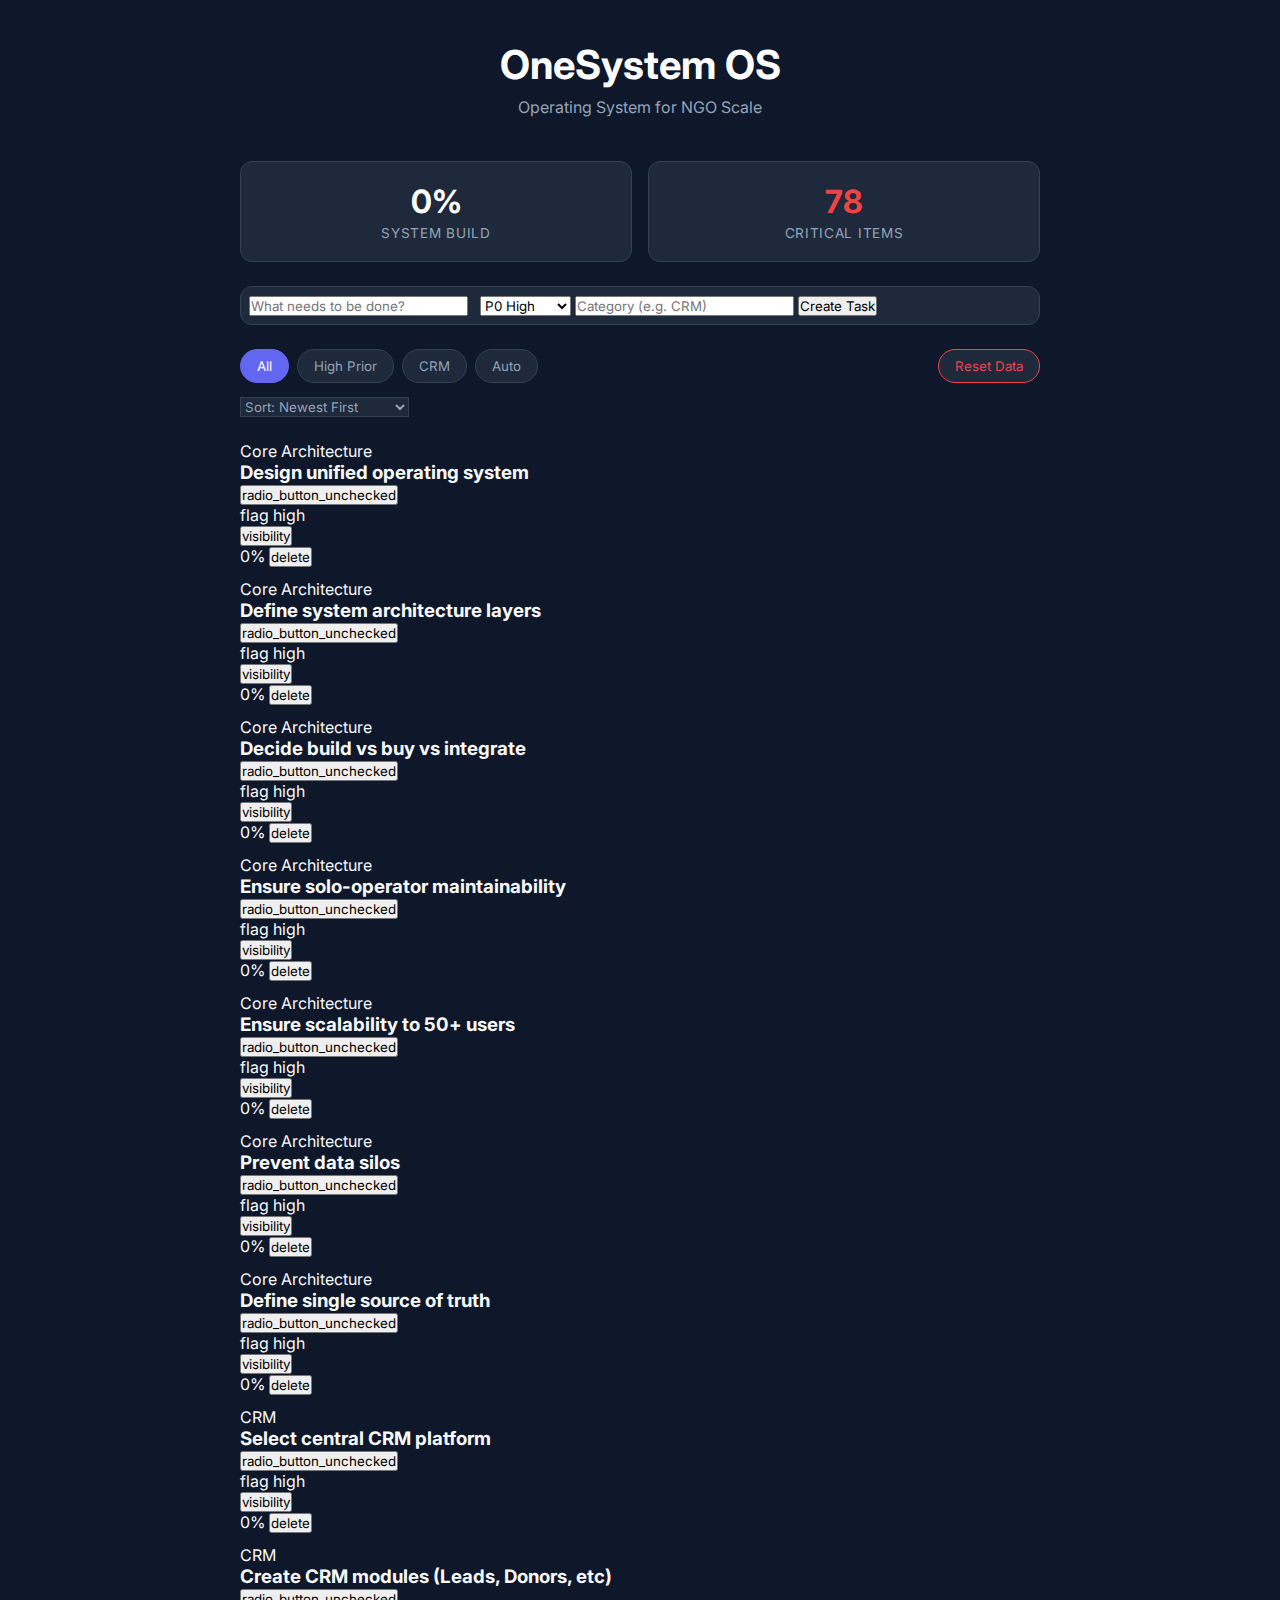
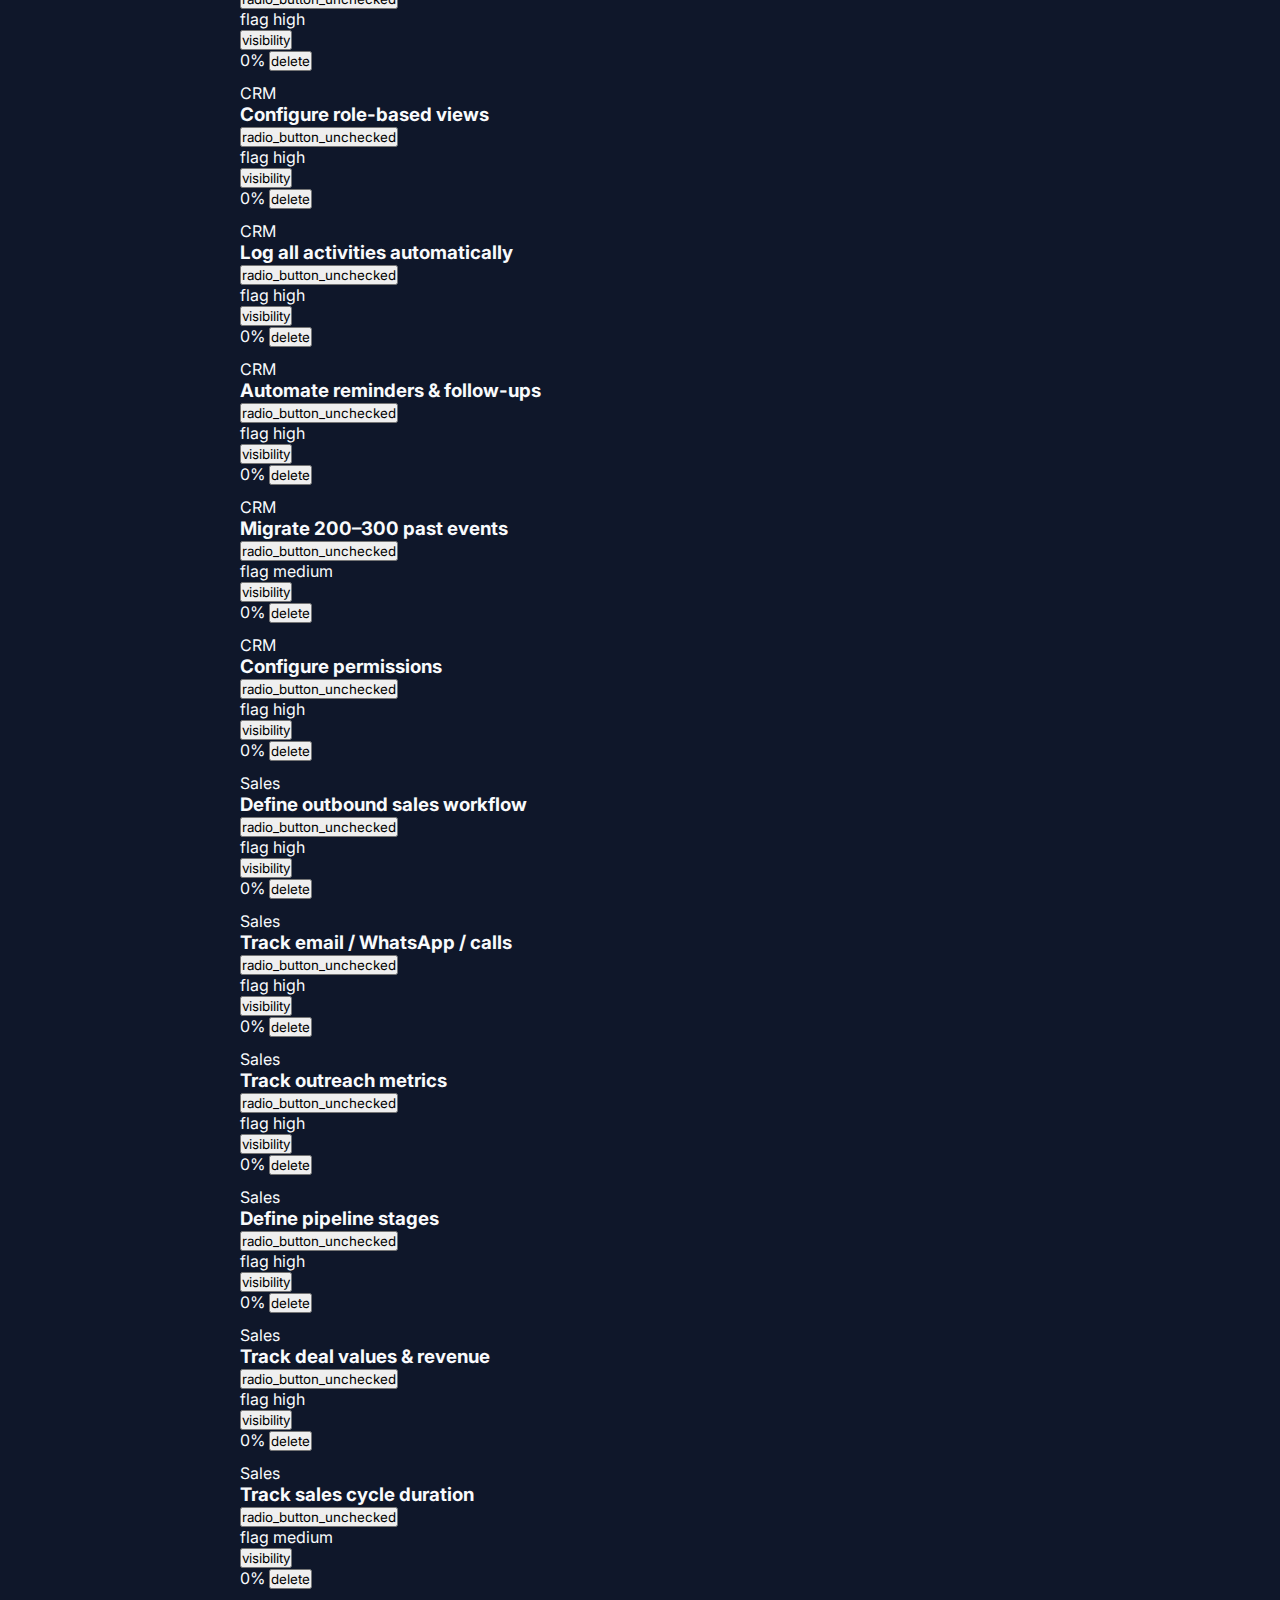
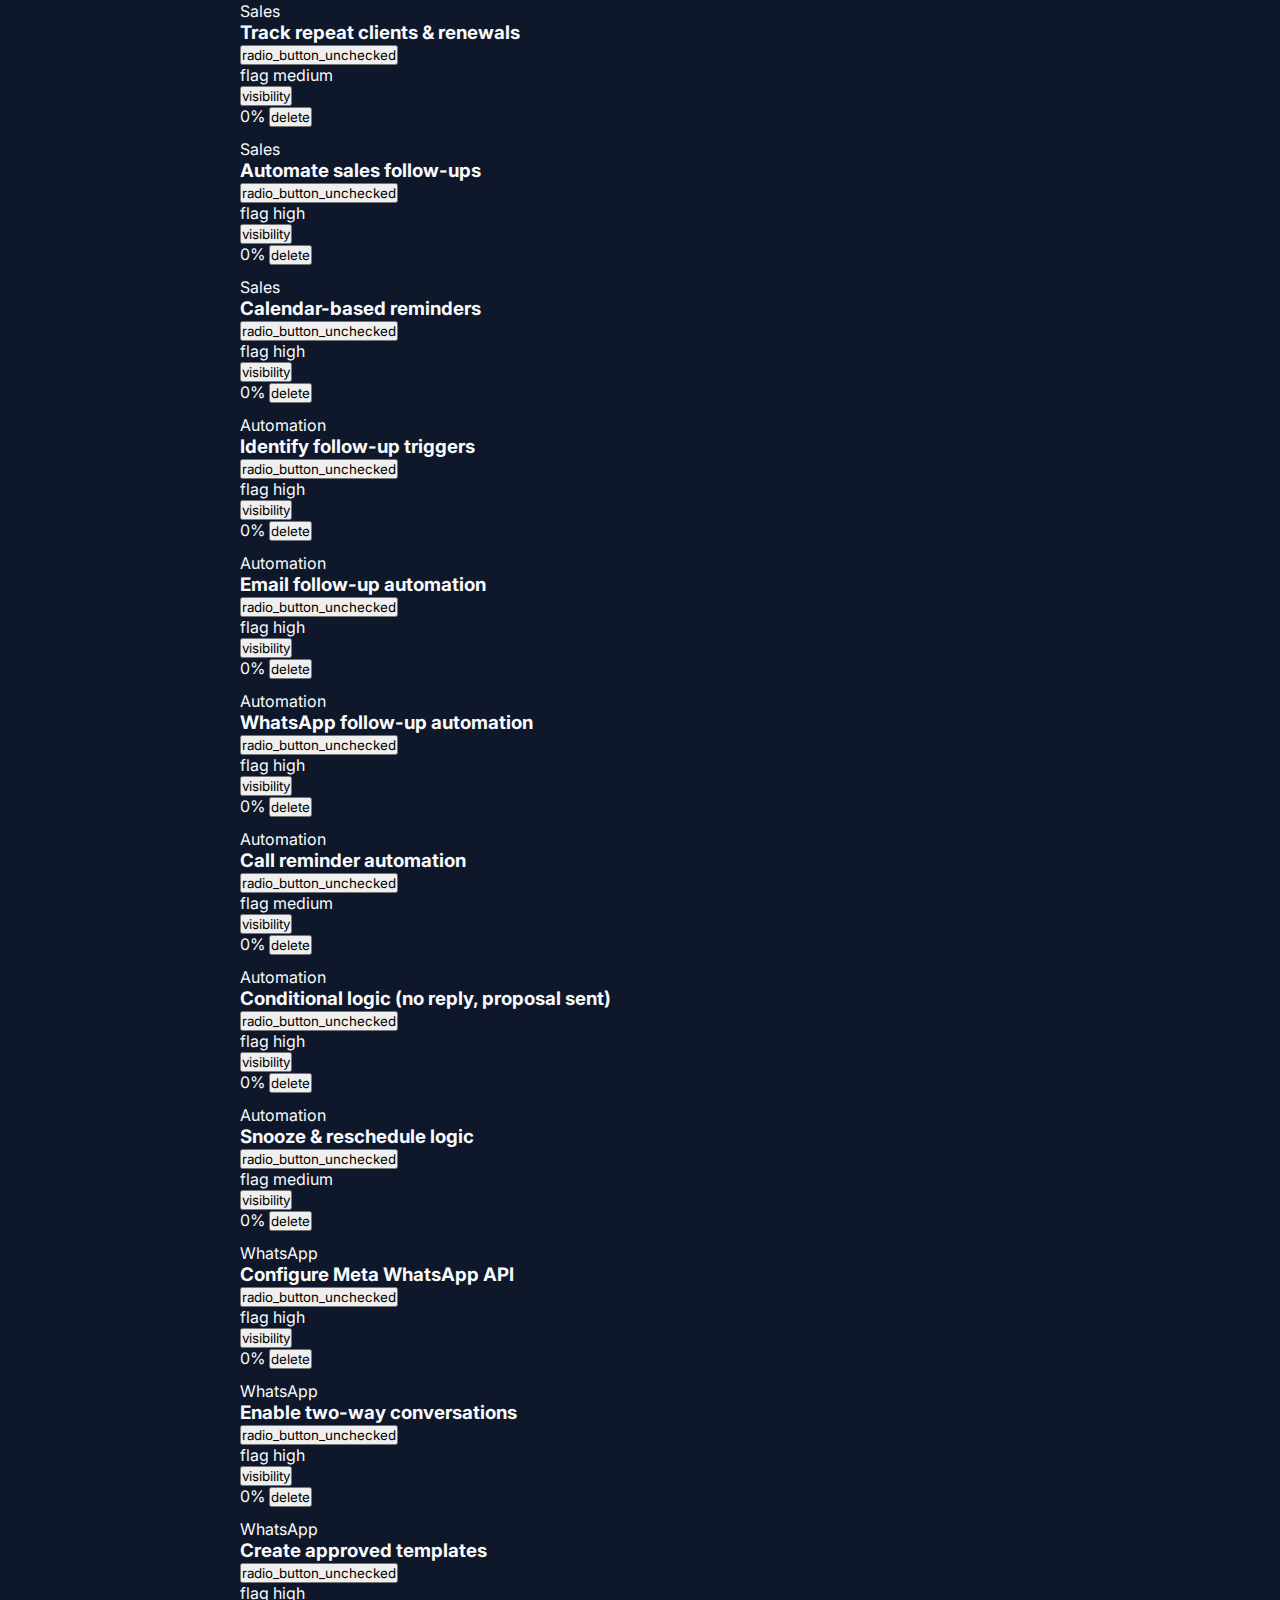
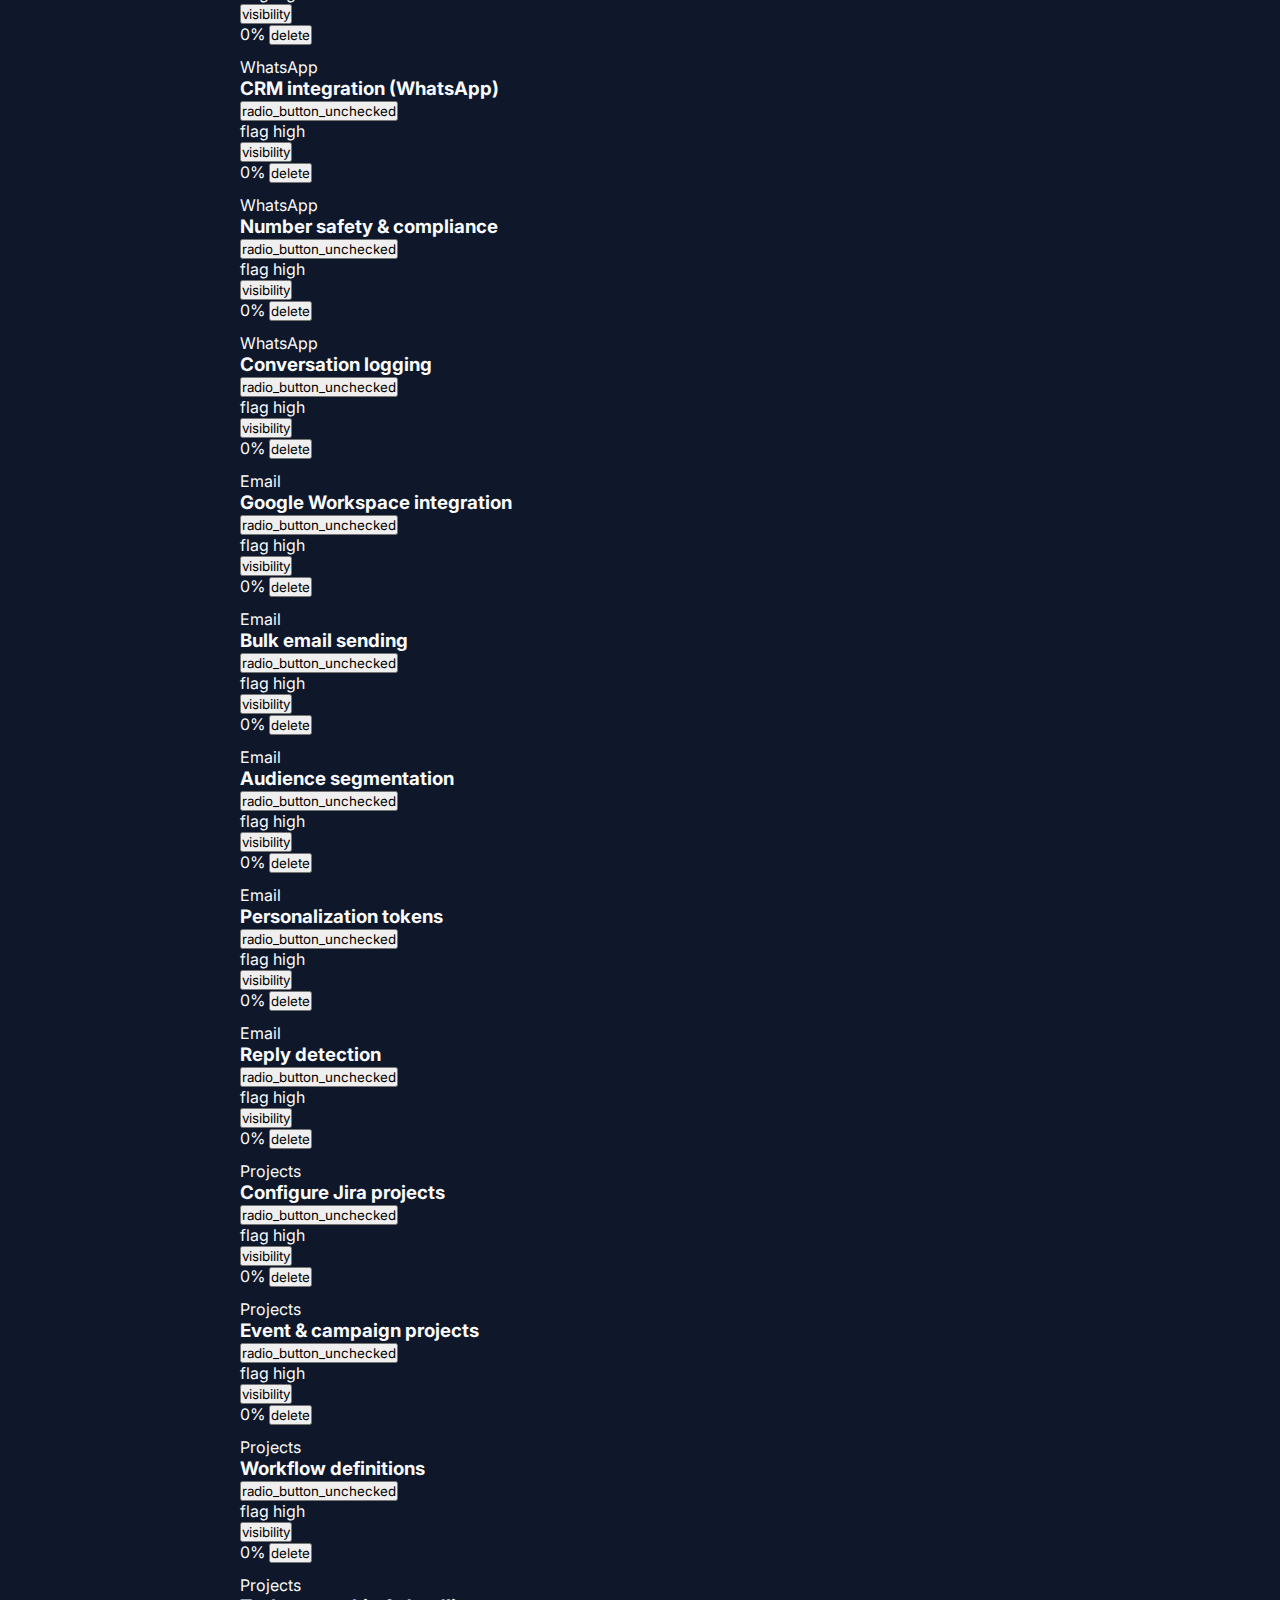
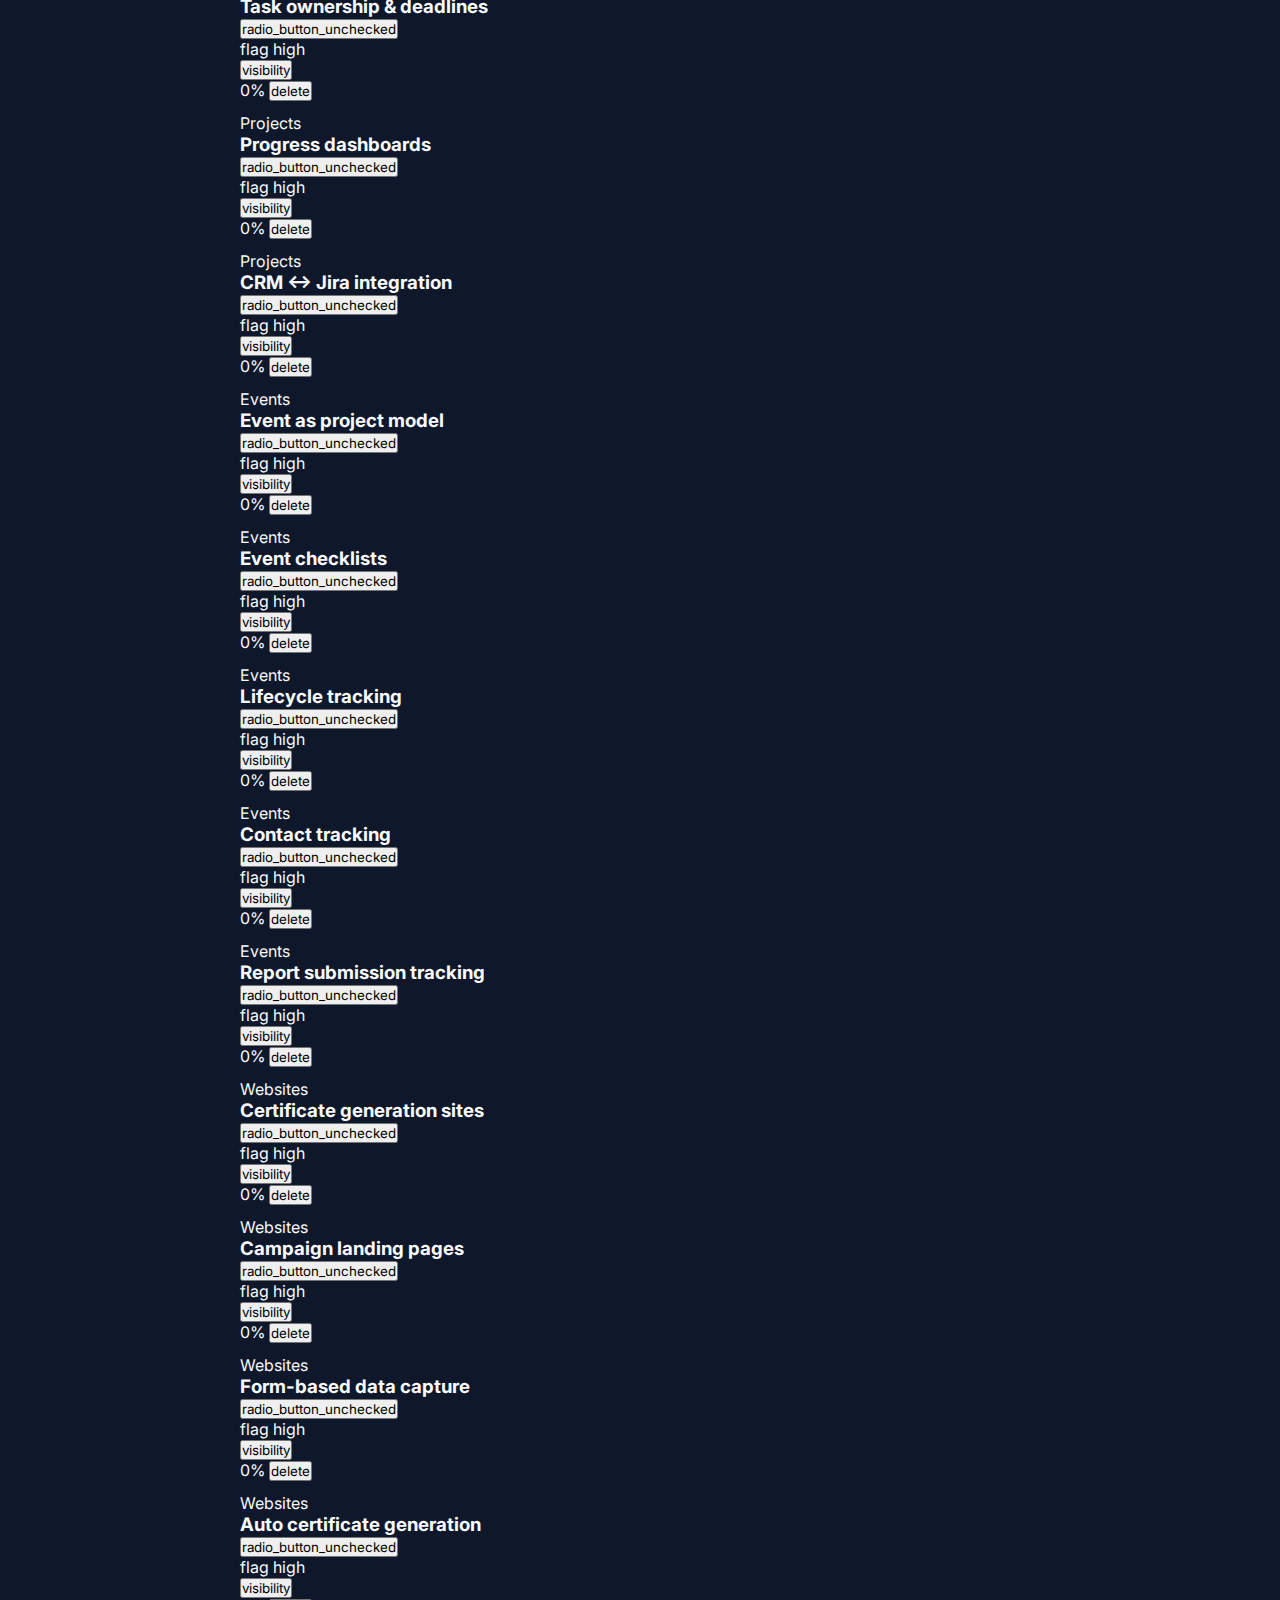
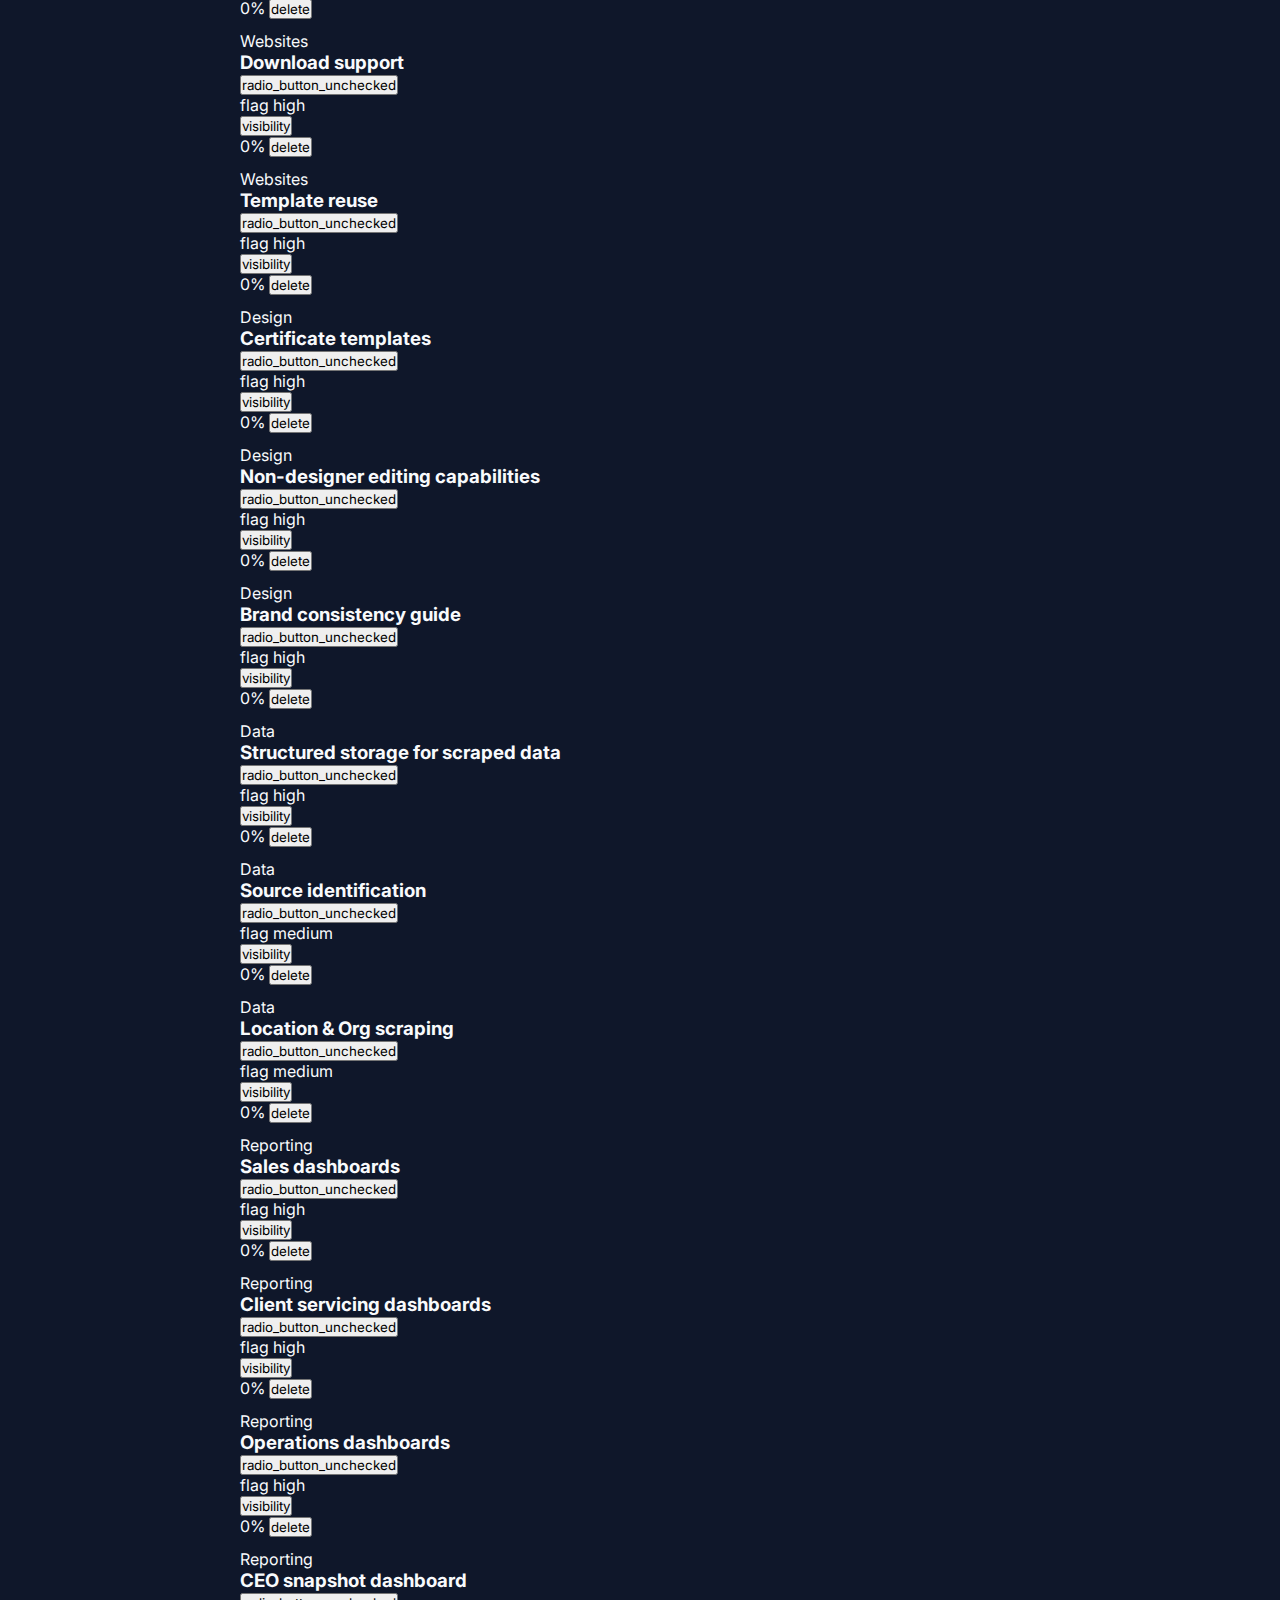
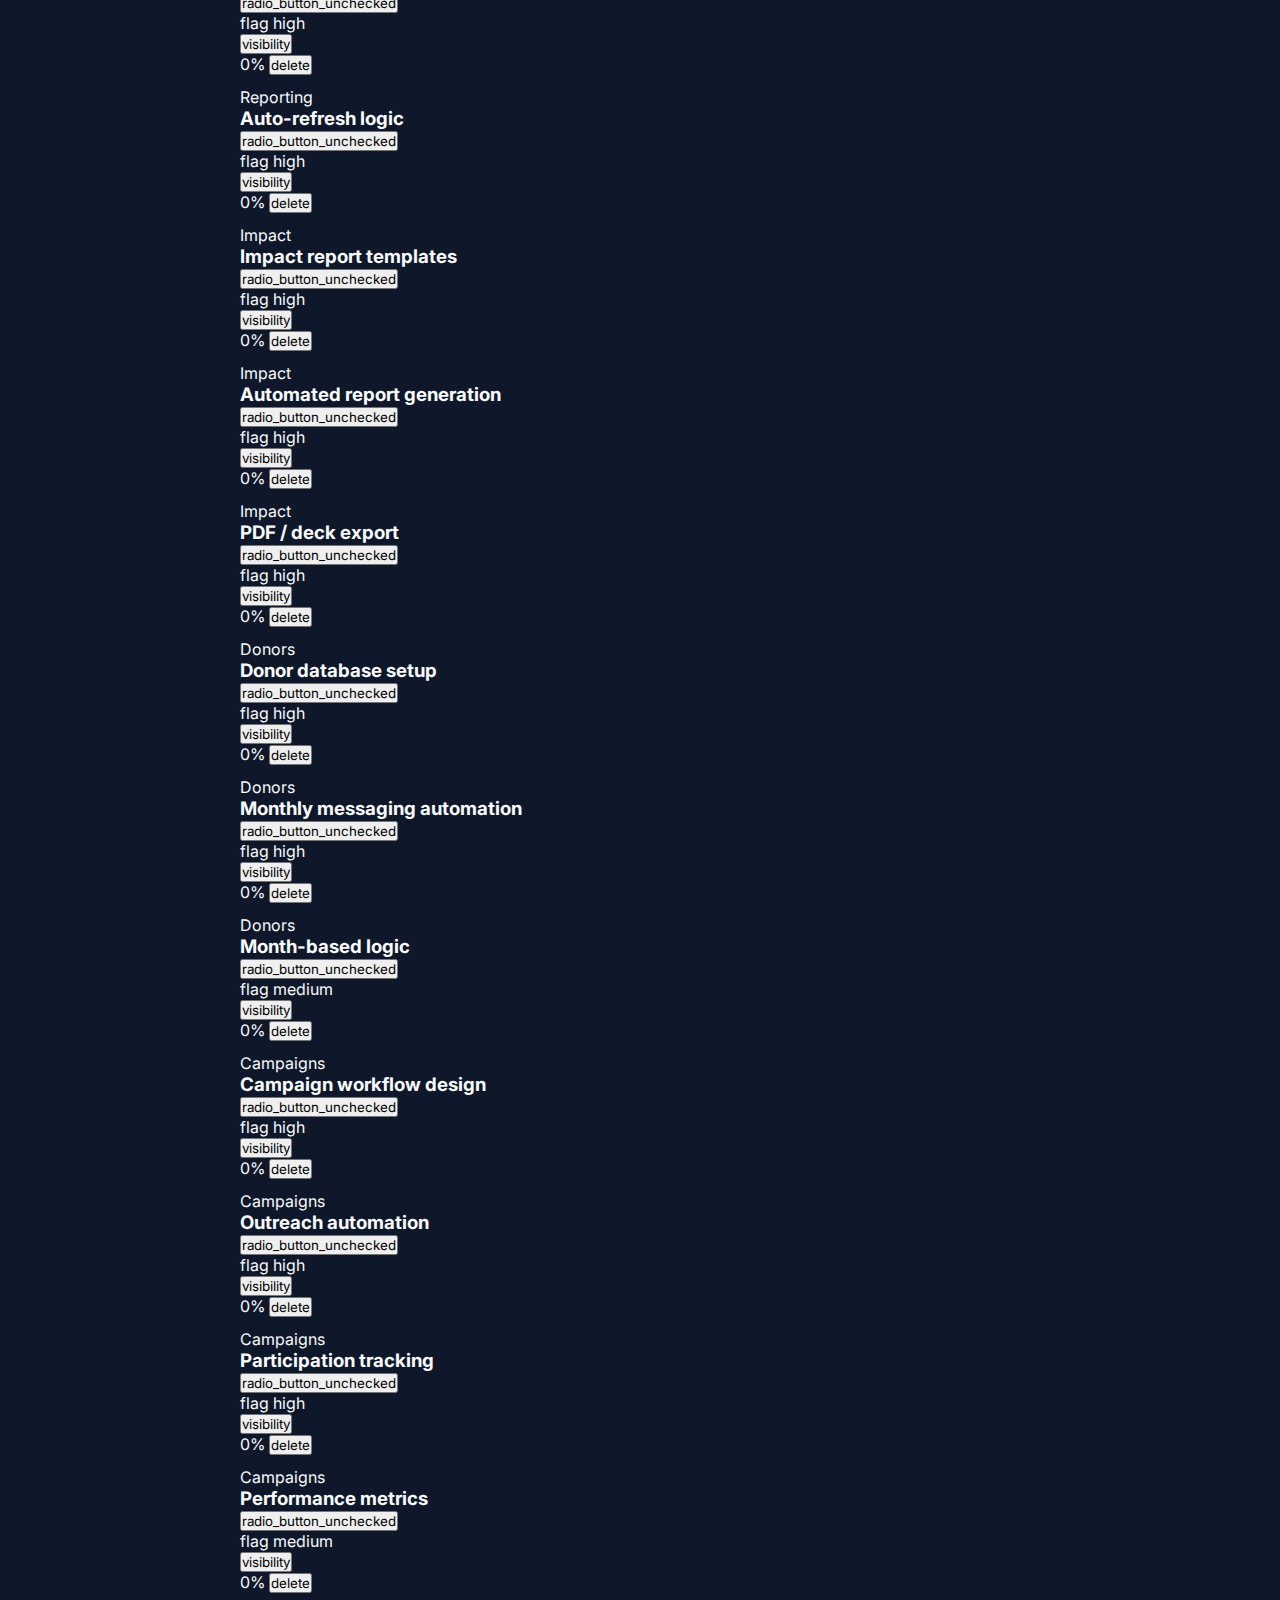
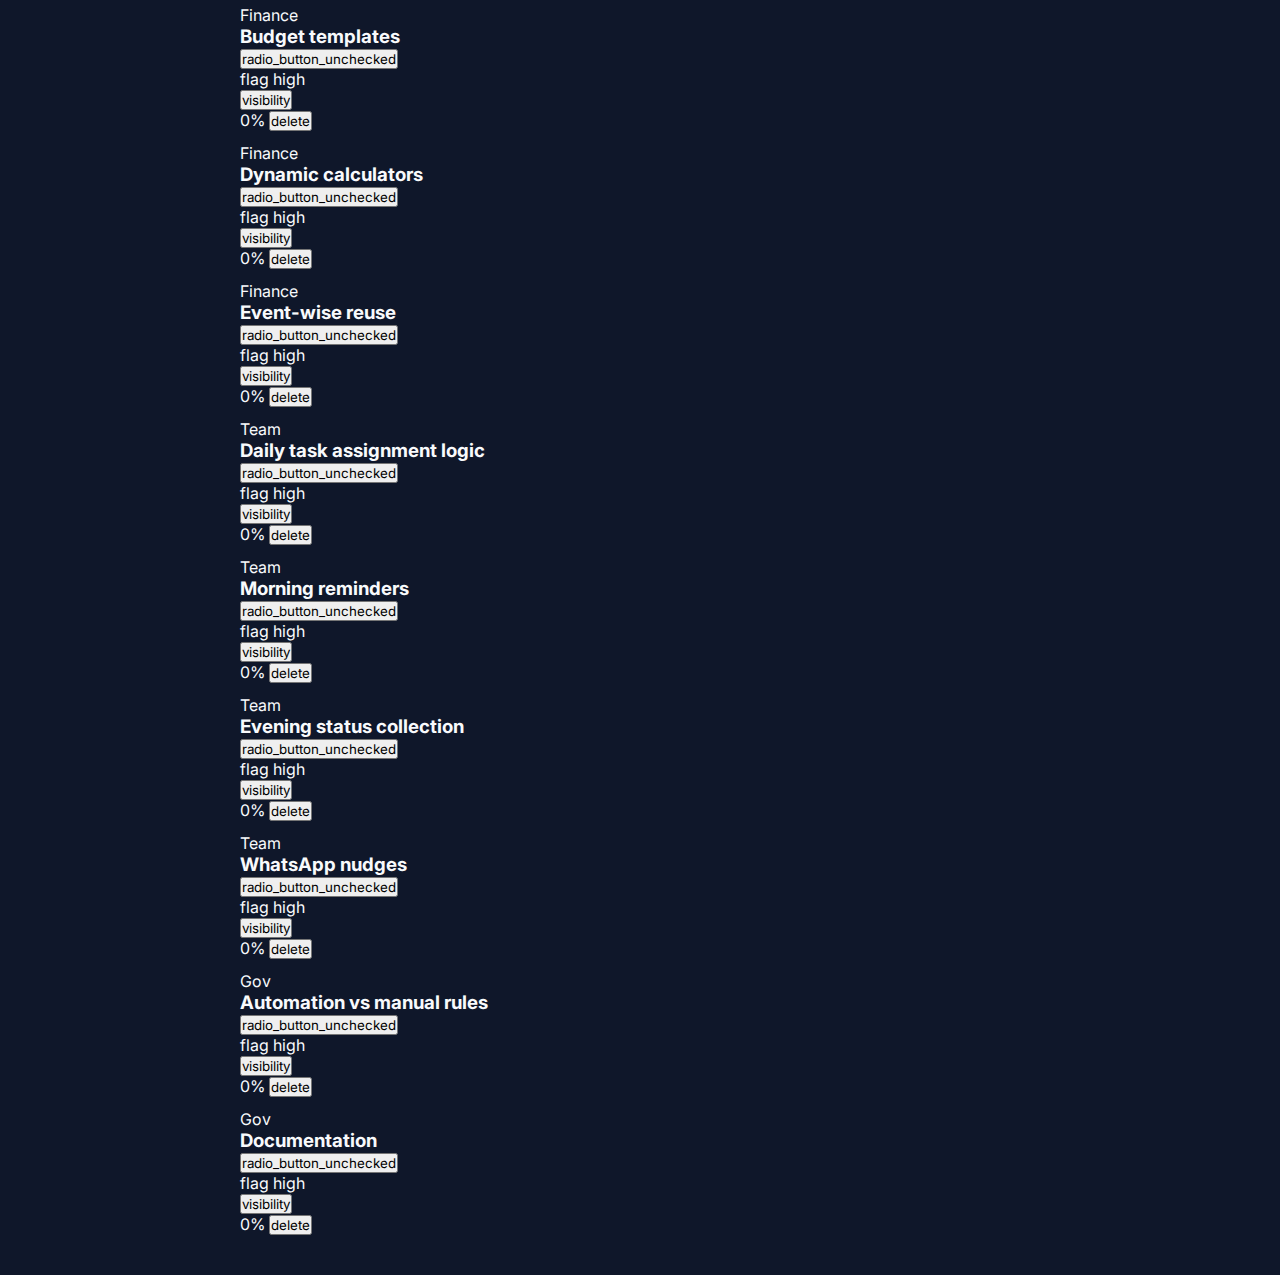
<file: index_old.html>
<!DOCTYPE html>
<html lang="en">

<head>
  <meta charset="UTF-8">
  <meta name="viewport" content="width=device-width, initial-scale=1.0, maximum-scale=1.0, user-scalable=no">
  <title>OneSystem OS</title>
  <link href="https://fonts.googleapis.com/css2?family=Inter:wght@400;500;600;700&display=swap" rel="stylesheet">
  <link rel="stylesheet" href="styles.css">

  <!-- PWA -->
  <link rel="manifest" href="manifest.json">
  <meta name="theme-color" content="#0f172a">
  <meta name="apple-mobile-web-app-capable" content="yes">
  <meta name="apple-mobile-web-app-status-bar-style" content="black-translucent">
  <link rel="apple-touch-icon" href="https://img.icons8.com/fluency/192/task.png">
</head>

<body>

  <div class="app-container">
    <header>
      <h1>OneSystem OS</h1>
      <p class="subtitle">Operating System for NGO Scale</p>
    </header>

    <div class="stats-grid">
      <div class="stat-card">
        <div class="stat-value" id="global-stat">0%</div>
        <div class="stat-label">System Build</div>
      </div>
      <div class="stat-card">
        <div class="stat-value" id="p0-stat" style="color: #ef4444">0</div>
        <div class="stat-label">Critical Items</div>
      </div>
    </div>

    <!-- Quick Add -->
    <div class="quick-add-form modal-style">
      <div class="input-row">
        <input type="text" id="task-input" class="main-input" placeholder="What needs to be done?"
          onkeypress="if(event.key === 'Enter') window.addTask()">
      </div>
      <div class="options-row">
        <select id="new-task-priority" class="select-chip">
          <option value="high">P0 High</option>
          <option value="medium">P1 Medium</option>
          <option value="low">P2 Low</option>
        </select>
        <input type="text" id="new-task-category" class="input-chip" placeholder="Category (e.g. CRM)"
          list="cat-suggestions">
        <datalist id="cat-suggestions">
          <option value="CRM">
          <option value="Sales">
          <option value="Automation">
          <option value="Finance">
        </datalist>
        <button class="add-trigger-btn" onclick="window.addTask()">Create Task</button>
      </div>
    </div>

    <!-- Filters -->
    <div class="toolbar">
      <div class="filter-group">
        <button class="filter-btn active" data-filter="all" onclick="window.setFilter('all')">All</button>
        <button class="filter-btn" data-filter="high" onclick="window.setFilter('high')">High Prior</button>
        <button class="filter-btn" data-filter="crm" onclick="window.setFilter('crm')">CRM</button>
        <button class="filter-btn" data-filter="automation" onclick="window.setFilter('automation')">Auto</button>
      </div>
      <button class="filter-btn" onclick="window.resetApp()" style="color: #ef4444; border-color: #ef4444;">Reset
        Data</button>
    </div>

    <!-- Sorting -->
    <div class="toolbar" style="margin-top:-10px; padding-top:0;">
      <select id="sort-select" class="select-chip" style="background:#1e293b; color:#94a3b8; border:1px solid #334155;"
        onchange="window.setSort(this.value)">
        <option value="default">Sort: Newest First</option>
        <option value="p-high">Priority (High → Low)</option>
        <option value="p-low">Priority (Low → High)</option>
        <option value="prog-high">Progress (100% → 0%)</option>
        <option value="prog-low">Progress (0% → 100%)</option>
      </select>
    </div>

    <!-- List -->
    <div class="task-list" id="task-list">
      <!-- JS Injects Here -->
    </div>
  </div>

  <script src="app.js"></script>
</body>

</html>
</file>
<file: styles.css>
/* Solid Premium Dark Mode (V4 - Reliability Focus) */
:root {
    --bg-dark: #0f172a;
    --card-bg: #1e293b;
    --card-border: #334155;
    --text-main: #f8fafc;
    --text-muted: #94a3b8;
    --primary: #6366f1;
    --primary-hover: #4f46e5;
    --danger: #ef4444;
    --success: #10b981;
    --radius: 12px;
}

* {
    box-sizing: border-box;
    margin: 0;
    padding: 0;
    font-family: 'Inter', sans-serif;
}

body {
    background-color: var(--bg-dark);
    color: var(--text-main);
    min-height: 100vh;
    display: flex;
    justify-content: center;
    padding: 40px 20px;
}

.app-container {
    width: 100%;
    max-width: 800px;
    display: flex;
    flex-direction: column;
    gap: 24px;
}

header {
    text-align: center;
    margin-bottom: 20px;
}

h1 {
    font-size: 2.5rem;
    margin-bottom: 8px;
    color: white;
}

.subtitle {
    color: var(--text-muted);
}

/* Stats */
.stats-grid {
    display: grid;
    grid-template-columns: repeat(2, 1fr);
    gap: 16px;
}

.stat-card {
    background: var(--card-bg);
    border: 1px solid var(--card-border);
    border-radius: var(--radius);
    padding: 20px;
    text-align: center;
}

.stat-value {
    font-size: 2rem;
    font-weight: 700;
    color: white;
    margin-bottom: 4px;
}

.stat-label {
    font-size: 0.85rem;
    color: var(--text-muted);
    text-transform: uppercase;
    letter-spacing: 0.05em;
}

/* Add Task Bar */
.quick-add-form {
    display: flex;
    gap: 12px;
    background: var(--card-bg);
    padding: 8px;
    border-radius: var(--radius);
    border: 1px solid var(--card-border);
}

.input-transparent {
    flex: 1;
    background: transparent;
    border: none;
    color: white;
    padding: 12px;
    font-size: 1rem;
    outline: none;
}

.add-trigger {
    background: var(--primary);
    color: white;
    border: none;
    padding: 0 24px;
    border-radius: 8px;
    font-weight: 600;
    cursor: pointer;
    transition: background 0.2s;
}

.add-trigger:hover {
    background: var(--primary-hover);
}

/* Filters */
.toolbar {
    display: flex;
    justify-content: space-between;
    align-items: center;
    flex-wrap: wrap;
    gap: 16px;
}

.filter-group {
    display: flex;
    gap: 8px;
}

.filter-btn {
    background: var(--card-bg);
    border: 1px solid var(--card-border);
    color: var(--text-muted);
    padding: 8px 16px;
    border-radius: 20px;
    cursor: pointer;
    transition: all 0.2s;
}

.filter-btn:hover {
    border-color: var(--text-muted);
    color: white;
}

.filter-btn.active {
    background: var(--primary);
    color: white;
    border-color: var(--primary);
}

/* Task List */
.task-list {
    display: flex;
    flex-direction: column;
    gap: 12px;
}

.task-card {
    background: var(--card-bg);
    border: 1px solid var(--card-border);
    border-radius: var(--radius);
    transition: all 0.2s;
    overflow: hidden;
}

.task-card:hover {
    border-color: #475569;
}

.task-card.open {
    border-color: var(--primary);
}

.card-main {
    padding: 16px 20px;
    display: flex;
    align-items: center;
    gap: 16px;
    cursor: pointer;
}

.status-ring {
    width: 40px;
    height: 40px;
    position: relative;
    flex-shrink: 0;
    display: flex;
    align-items: center;
    justify-content: center;
}

.ring-svg {
    transform: rotate(-90deg);
    width: 100%;
    height: 100%;
}

.ring-bg {
    stroke: #334155;
}

.ring-fg {
    stroke: var(--primary);
    transition: stroke-dashoffset 0.3s;
}

.percent-text {
    position: absolute;
    font-size: 0.7rem;
    font-weight: bold;
    color: var(--text-muted);
}

.card-info {
    flex: 1;
}

.card-title {
    font-size: 1rem;
    font-weight: 500;
    color: white;
    margin-bottom: 4px;
    display: flex;
    align-items: center;
    gap: 10px;
}

.card-title.done {
    text-decoration: line-through;
    opacity: 0.5;
}

.tag {
    font-size: 0.7rem;
    background: #334155;
    padding: 2px 8px;
    border-radius: 4px;
    color: #cbd5e1;
}

.card-meta {
    display: flex;
    align-items: center;
    gap: 12px;
    font-size: 0.8rem;
    color: var(--text-muted);
    margin-top: 6px;
}

.priority-badge {
    padding: 2px 8px;
    border-radius: 4px;
    font-weight: 700;
    font-size: 0.7rem;
    cursor: pointer;
    user-select: none;
    transition: all 0.2s;
    border: 1px solid transparent;
}

.priority-badge:hover {
    filter: brightness(1.2);
}

.p-high {
    background: rgba(239, 68, 68, 0.15);
    color: #fca5a5;
    border-color: rgba(239, 68, 68, 0.3);
}

.p-medium {
    background: rgba(245, 158, 11, 0.15);
    color: #fcd34d;
    border-color: rgba(245, 158, 11, 0.3);
}

.p-low {
    background: rgba(16, 185, 129, 0.15);
    color: #6ee7b7;
    border-color: rgba(16, 185, 129, 0.3);
}

.date-meta {
    font-family: monospace;
    opacity: 0.7;
}

/* VISIBLE Delete Button */
.delete-icon-btn {
    background: rgba(239, 68, 68, 0.1);
    color: var(--danger);
    border: none;
    width: 36px;
    height: 36px;
    border-radius: 8px;
    display: flex;
    align-items: center;
    justify-content: center;
    cursor: pointer;
    transition: background 0.2s;
}

.delete-icon-btn:hover {
    background: var(--danger);
    color: white;
}

/* Expanded Panel */
.card-expanded {
    background: #18212f;
    /* Slightly darker */
    border-top: 1px solid var(--card-border);
    padding: 20px;
    display: none;
    /* JS toggles strict display */
}

.task-card.open .card-expanded {
    display: block;
}

.control-row {
    margin-bottom: 16px;
}

/* Standard Range Slider (Reliable) */
input[type=range] {
    width: 100%;
    height: 6px;
    background: #334155;
    border-radius: 3px;
    outline: none;
    -webkit-appearance: none;
}

input[type=range]::-webkit-slider-thumb {
    -webkit-appearance: none;
    width: 20px;
    height: 20px;
    background: var(--primary);
    border-radius: 50%;
    cursor: pointer;
}

.actions-grid {
    display: flex;
    gap: 10px;
    margin-bottom: 16px;
    flex-wrap: wrap;
}

.action-chip {
    background: #334155;
    border: none;
    color: white;
    padding: 8px 16px;
    border-radius: 6px;
    font-size: 0.85rem;
    cursor: pointer;
    flex: 1;
}

.action-chip:hover {
    background: #475569;
}

.action-chip.done-btn {
    background: var(--success);
    flex: 2;
}

.action-chip.done-btn:hover {
    opacity: 0.9;
}

/* Log Entry System (Timeline Cards) */
.log-group {
    display: flex;
    flex-direction: column;
    gap: 12px;
    margin-bottom: 20px;
}

.log-input {
    width: 100%;
    background: #1e293b;
    border: 1px solid #334155;
    color: white;
    padding: 12px;
    border-radius: 8px;
    font-family: inherit;
    font-size: 0.9rem;
    resize: vertical;
    min-height: 60px;
    outline: none;
}

.log-input:focus {
    border-color: var(--primary);
}

.log-submit-row {
    display: flex;
    justify-content: space-between;
    align-items: center;
}

.log-btn {
    background: var(--primary);
    color: white;
    border: none;
    padding: 8px 24px;
    border-radius: 6px;
    cursor: pointer;
    font-weight: 600;
    font-size: 0.85rem;
    transition: all 0.2s;
}

.log-btn:hover {
    background: var(--primary-hover);
}

/* Timeline Feed */
.log-feed {
    display: flex;
    flex-direction: column;
    gap: 16px;
    margin-top: 16px;
    max-height: 400px;
    overflow-y: auto;
    padding-right: 4px;
    /* Scrollbar styling */
    scrollbar-width: thin;
    scrollbar-color: #334155 transparent;
}

/* Webkit Scrollbar */
.log-feed::-webkit-scrollbar {
    width: 6px;
}

.log-feed::-webkit-scrollbar-thumb {
    background-color: #334155;
    border-radius: 3px;
}

.log-entry-card {
    background: #1e293b;
    border: 1px solid #334155;
    border-left: 3px solid var(--primary);
    border-radius: 8px;
    padding: 16px;
}

.log-entry-header {
    display: flex;
    justify-content: space-between;
    margin-bottom: 10px;
    font-size: 0.75rem;
    color: #94a3b8;
    border-bottom: 1px solid rgba(255, 255, 255, 0.05);
    padding-bottom: 6px;
}

.log-entry-body {
    font-size: 0.9rem;
    color: #e2e8f0;
    white-space: pre-wrap;
    /* Preserves paragraphs/newlines */
    line-height: 1.6;
}

.log-date {
    font-weight: 600;
    color: #cbd5e1;
}

.log-time {
    opacity: 0.7;
}

/* Animations */
@keyframes pulse-green {
    0% {
        box-shadow: 0 0 0 0 rgba(16, 185, 129, 0.4);
    }

    70% {
        box-shadow: 0 0 0 10px rgba(16, 185, 129, 0);
    }

    100% {
        box-shadow: 0 0 0 0 rgba(16, 185, 129, 0);
    }
}

.pulse-success {
    animation: pulse-green 1s ease-out;
    border-color: var(--success) !important;
}

.confetti {
    position: fixed;
    width: 8px;
    height: 8px;
    pointer-events: none;
    z-index: 9999;
    border-radius: 50%;
}
</file>
